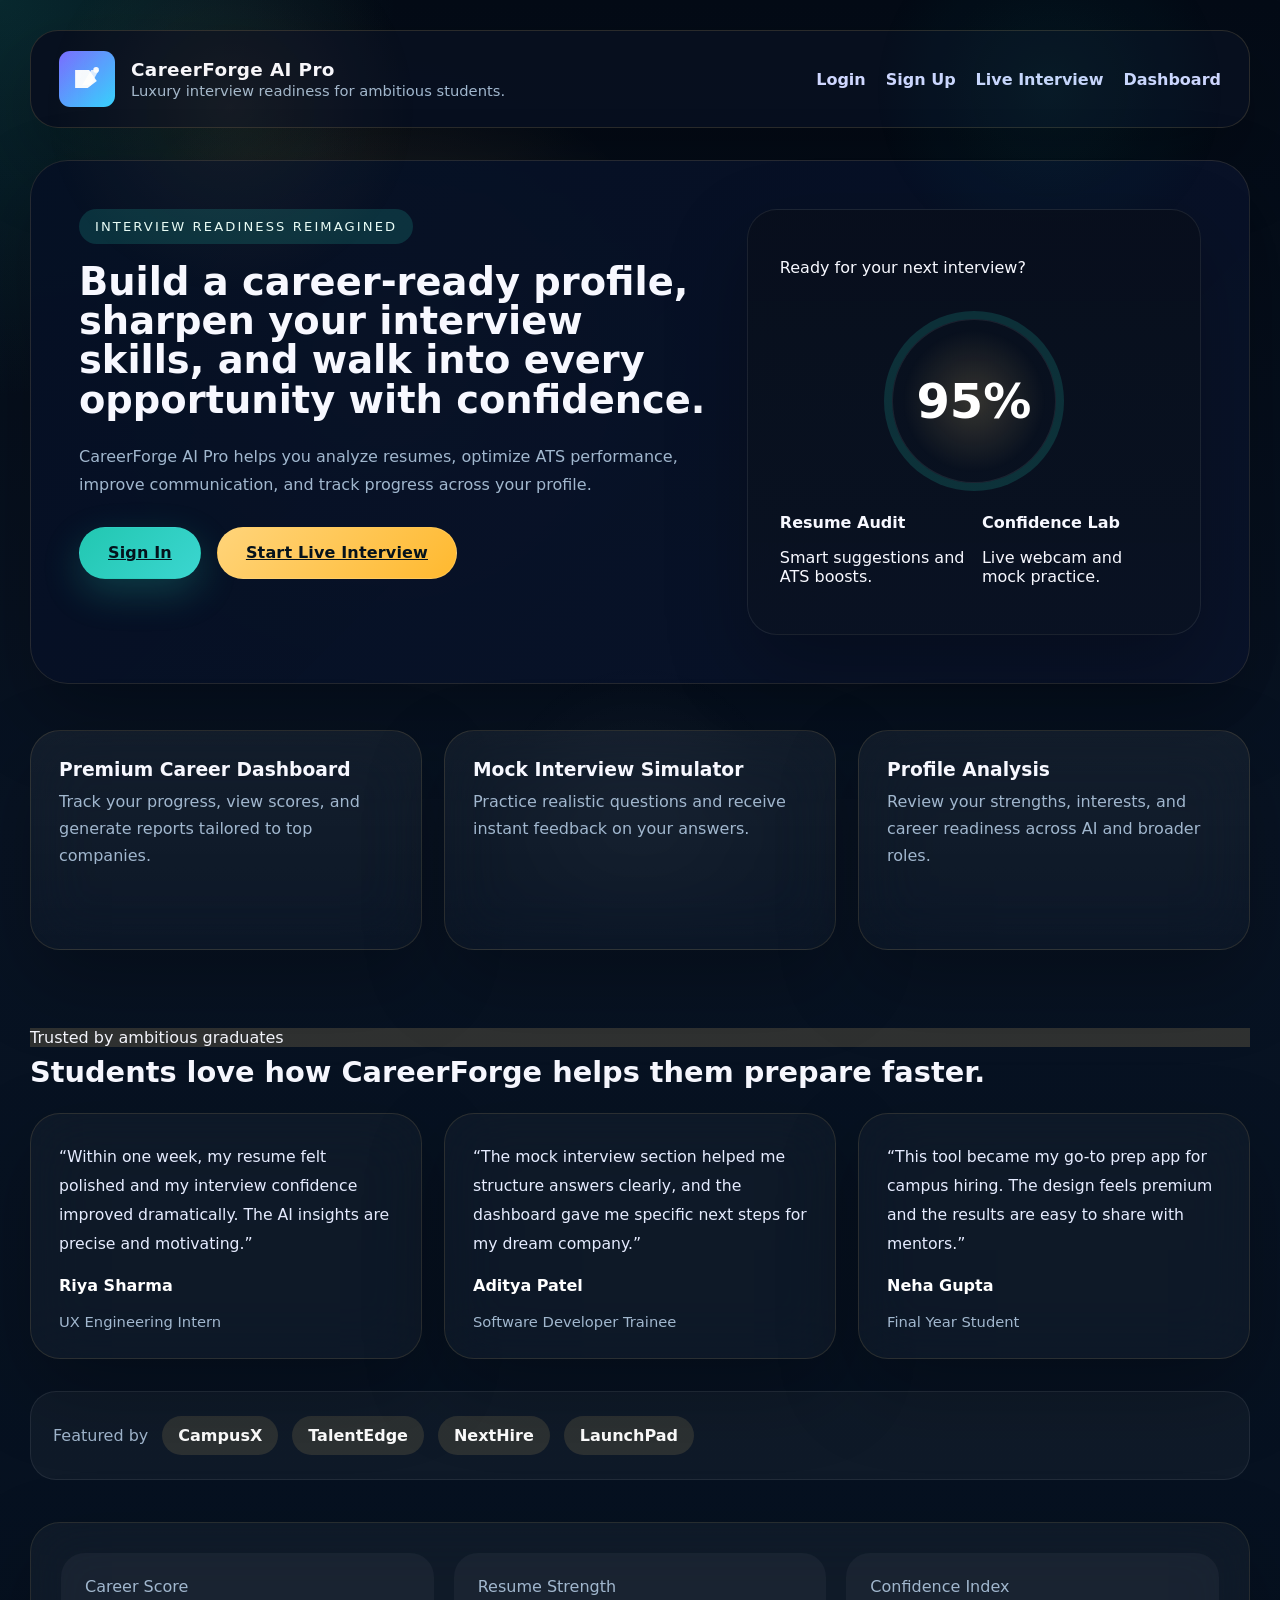
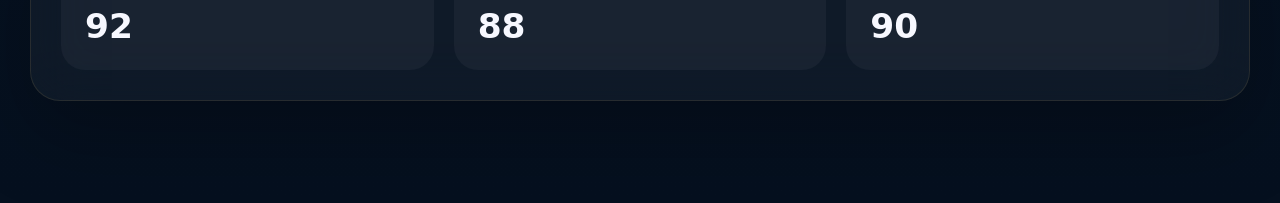
<file: careerforge_ai_pro_site/frontend/index.html>
﻿<!DOCTYPE html>
<html lang="en">
<head>
    <meta charset="UTF-8" />
    <meta name="viewport" content="width=device-width, initial-scale=1.0" />
    <title>CareerForge AI Pro</title>
    <link rel="stylesheet" href="css/style.css" />
</head>
<body>
    <div class="page-shell">
        <div class="topbar">
            <div class="brand">
                <img src="assets/logo.svg" alt="CareerForge AI Pro Logo" class="brand-logo" />
                <div>
                    <h1>CareerForge AI Pro</h1>
                    <p>Luxury interview readiness for ambitious students.</p>
                </div>
            </div>
            <nav class="site-nav">
                <a href="login.html">Login</a>
                <a href="signup.html">Sign Up</a>
                <a href="interview.html">Live Interview</a>
                <a href="dashboard.html">Dashboard</a>
            </nav>
        </div>

        <header class="hero-panel">
            <div class="hero-copy">
                <span class="eyebrow">Interview Readiness Reimagined</span>
                <h2>Build a career-ready profile, sharpen your interview skills, and walk into every opportunity with confidence.</h2>
                <p>CareerForge AI Pro helps you analyze resumes, optimize ATS performance, improve communication, and track progress across your profile.</p>
                <div class="hero-buttons">
                    <a href="login.html" class="button button-primary">Sign In</a>
                    <a href="interview.html" class="button button-secondary">Start Live Interview</a>
                </div>
            </div>
            <div class="hero-visual">
                <div class="card glass-card premium-card">
                    <div class="hero-metric">
                        <p class="eyebrow">Ready for your next interview?</p>
                        <div class="score-ring">95%</div>
                    </div>
                    <div class="hero-stat-grid">
                        <div>
                            <strong>Resume Audit</strong>
                            <p>Smart suggestions and ATS boosts.</p>
                        </div>
                        <div>
                            <strong>Confidence Lab</strong>
                            <p>Live webcam and mock practice.</p>
                        </div>
                    </div>
                </div>
            </div>
        </header>

        <main>
            <section class="section feature-grid">
                <div class="panel glass-panel feature-card">
                    <h3>Premium Career Dashboard</h3>
                    <p>Track your progress, view scores, and generate reports tailored to top companies.</p>
                </div>
                <div class="panel glass-panel feature-card">
                    <h3>Mock Interview Simulator</h3>
                    <p>Practice realistic questions and receive instant feedback on your answers.</p>
                </div>
                <div class="panel glass-panel feature-card">
                    <h3>Profile Analysis</h3>
                    <p>Review your strengths, interests, and career readiness across AI and broader roles.</p>
                </div>
            </section>

            <section class="section testimonial-section">
                <div class="testimonial-header">
                    <span class="eyebrow">Trusted by ambitious graduates</span>
                    <h3>Students love how CareerForge helps them prepare faster.</h3>
                </div>
                <div class="testimonial-grid">
                    <div class="testimonial-card glass-panel">
                        <p>“Within one week, my resume felt polished and my interview confidence improved dramatically. The AI insights are precise and motivating.”</p>
                        <strong>Riya Sharma</strong>
                        <span>UX Engineering Intern</span>
                    </div>
                    <div class="testimonial-card glass-panel">
                        <p>“The mock interview section helped me structure answers clearly, and the dashboard gave me specific next steps for my dream company.”</p>
                        <strong>Aditya Patel</strong>
                        <span>Software Developer Trainee</span>
                    </div>
                    <div class="testimonial-card glass-panel">
                        <p>“This tool became my go-to prep app for campus hiring. The design feels premium and the results are easy to share with mentors.”</p>
                        <strong>Neha Gupta</strong>
                        <span>Final Year Student</span>
                    </div>
                </div>
                <div class="trusted-by-row">
                    <span>Featured by</span>
                    <div class="brand-pill">CampusX</div>
                    <div class="brand-pill">TalentEdge</div>
                    <div class="brand-pill">NextHire</div>
                    <div class="brand-pill">LaunchPad</div>
                </div>
            </section>

            <section class="section stats-panel glass-panel">
                <div class="stat-card">
                    <span>Career Score</span>
                    <strong>92</strong>
                </div>
                <div class="stat-card">
                    <span>Resume Strength</span>
                    <strong>88</strong>
                </div>
                <div class="stat-card">
                    <span>Confidence Index</span>
                    <strong>90</strong>
                </div>
            </section>
        </main>
    </div>
</body>
</html>
</file>
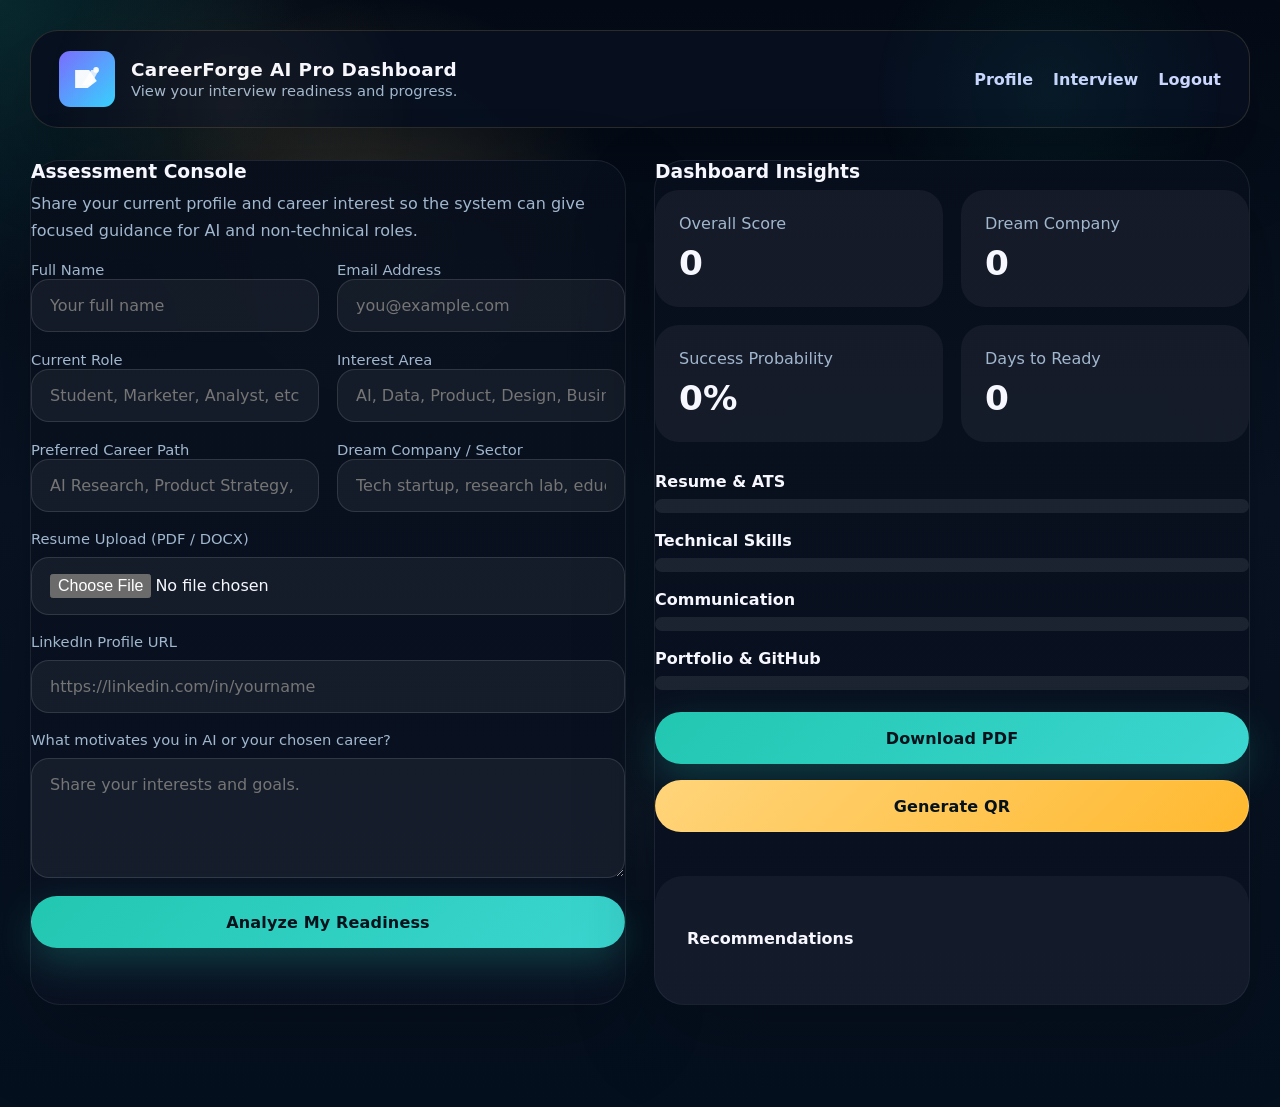
<file: careerforge_ai_pro_site/frontend/dashboard.html>
<!DOCTYPE html>
<html lang="en">
<head>
    <meta charset="UTF-8" />
    <meta name="viewport" content="width=device-width, initial-scale=1.0" />
    <title>CareerForge AI Pro | Dashboard</title>
    <link rel="stylesheet" href="css/style.css" />
</head>
<body>
    <div class="page-shell">
        <div class="topbar">
            <div class="brand">
                <img src="assets/logo.svg" alt="CareerForge AI Pro Logo" class="brand-logo" />
                <div>
                    <h1>CareerForge AI Pro Dashboard</h1>
                    <p>View your interview readiness and progress.</p>
                </div>
            </div>
            <nav class="site-nav">
                <a href="profile.html">Profile</a>
                <a href="interview.html">Interview</a>
                <a href="login.html">Logout</a>
            </nav>
        </div>

        <section class="section split-grid">
            <div class="panel glass-panel">
                <h3>Assessment Console</h3>
                <p>Share your current profile and career interest so the system can give focused guidance for AI and non-technical roles.</p>
                <form id="assessment-form" enctype="multipart/form-data">
                    <div class="field-row two-col">
                        <div>
                            <label>Full Name</label>
                            <input type="text" name="name" placeholder="Your full name" required />
                        </div>
                        <div>
                            <label>Email Address</label>
                            <input type="email" name="email" placeholder="you@example.com" required />
                        </div>
                    </div>
                    <div class="field-row two-col">
                        <div>
                            <label>Current Role</label>
                            <input type="text" name="current_role" placeholder="Student, Marketer, Analyst, etc." />
                        </div>
                        <div>
                            <label>Interest Area</label>
                            <input type="text" name="interest_area" placeholder="AI, Data, Product, Design, Business" />
                        </div>
                    </div>
                    <div class="field-row two-col">
                        <div>
                            <label>Preferred Career Path</label>
                            <input type="text" name="preferred_path" placeholder="AI Research, Product Strategy, Data Storytelling" />
                        </div>
                        <div>
                            <label>Dream Company / Sector</label>
                            <input type="text" name="company" placeholder="Tech startup, research lab, education" />
                        </div>
                    </div>
                    <div class="field-row">
                        <label>Resume Upload (PDF / DOCX)</label>
                        <input type="file" name="resume" accept=".pdf,.docx" />
                    </div>
                    <div class="field-row">
                        <label>LinkedIn Profile URL</label>
                        <input type="url" name="linkedin" placeholder="https://linkedin.com/in/yourname" />
                    </div>
                    <div class="field-row">
                        <label>What motivates you in AI or your chosen career?</label>
                        <textarea name="motivation" rows="4" placeholder="Share your interests and goals." ></textarea>
                    </div>
                    <button type="button" class="button button-primary" id="submit-button">Analyze My Readiness</button>
                </form>
            </div>
            <div class="panel glass-panel">
                <h3>Dashboard Insights</h3>
                <div class="stat-grid">
                    <div class="stat-card">
                        <span>Overall Score</span>
                        <strong id="overall-score">0</strong>
                    </div>
                    <div class="stat-card">
                        <span>Dream Company</span>
                        <strong id="dream-score">0</strong>
                    </div>
                    <div class="stat-card">
                        <span>Success Probability</span>
                        <strong id="success-score">0%</strong>
                    </div>
                    <div class="stat-card">
                        <span>Days to Ready</span>
                        <strong id="days-ready">0</strong>
                    </div>
                </div>
                <div class="progress-block">
                    <label>Resume & ATS</label>
                    <div class="progress"><div id="resume-progress" class="progress-fill"></div></div>
                    <label>Technical Skills</label>
                    <div class="progress"><div id="technical-progress" class="progress-fill"></div></div>
                    <label>Communication</label>
                    <div class="progress"><div id="communication-progress" class="progress-fill"></div></div>
                    <label>Portfolio & GitHub</label>
                    <div class="progress"><div id="portfolio-progress" class="progress-fill"></div></div>
                </div>
                <div class="download-actions">
                    <button class="button button-primary" id="download-report">Download PDF</button>
                    <button class="button button-secondary" id="show-qr">Generate QR</button>
                </div>
                <div class="qr-block hidden-panel" id="qr-block">
                    <img id="qr-image" alt="QR Code" />
                    <p class="caption">Scan to share your CareerForge report preview.</p>
                </div>
                <div class="insights-panel">
                    <h4>Recommendations</h4>
                    <ul id="recommendation-list"></ul>
                </div>
            </div>
        </section>
    </div>
    <script src="js/main.js"></script>
</body>
</html>
</file>
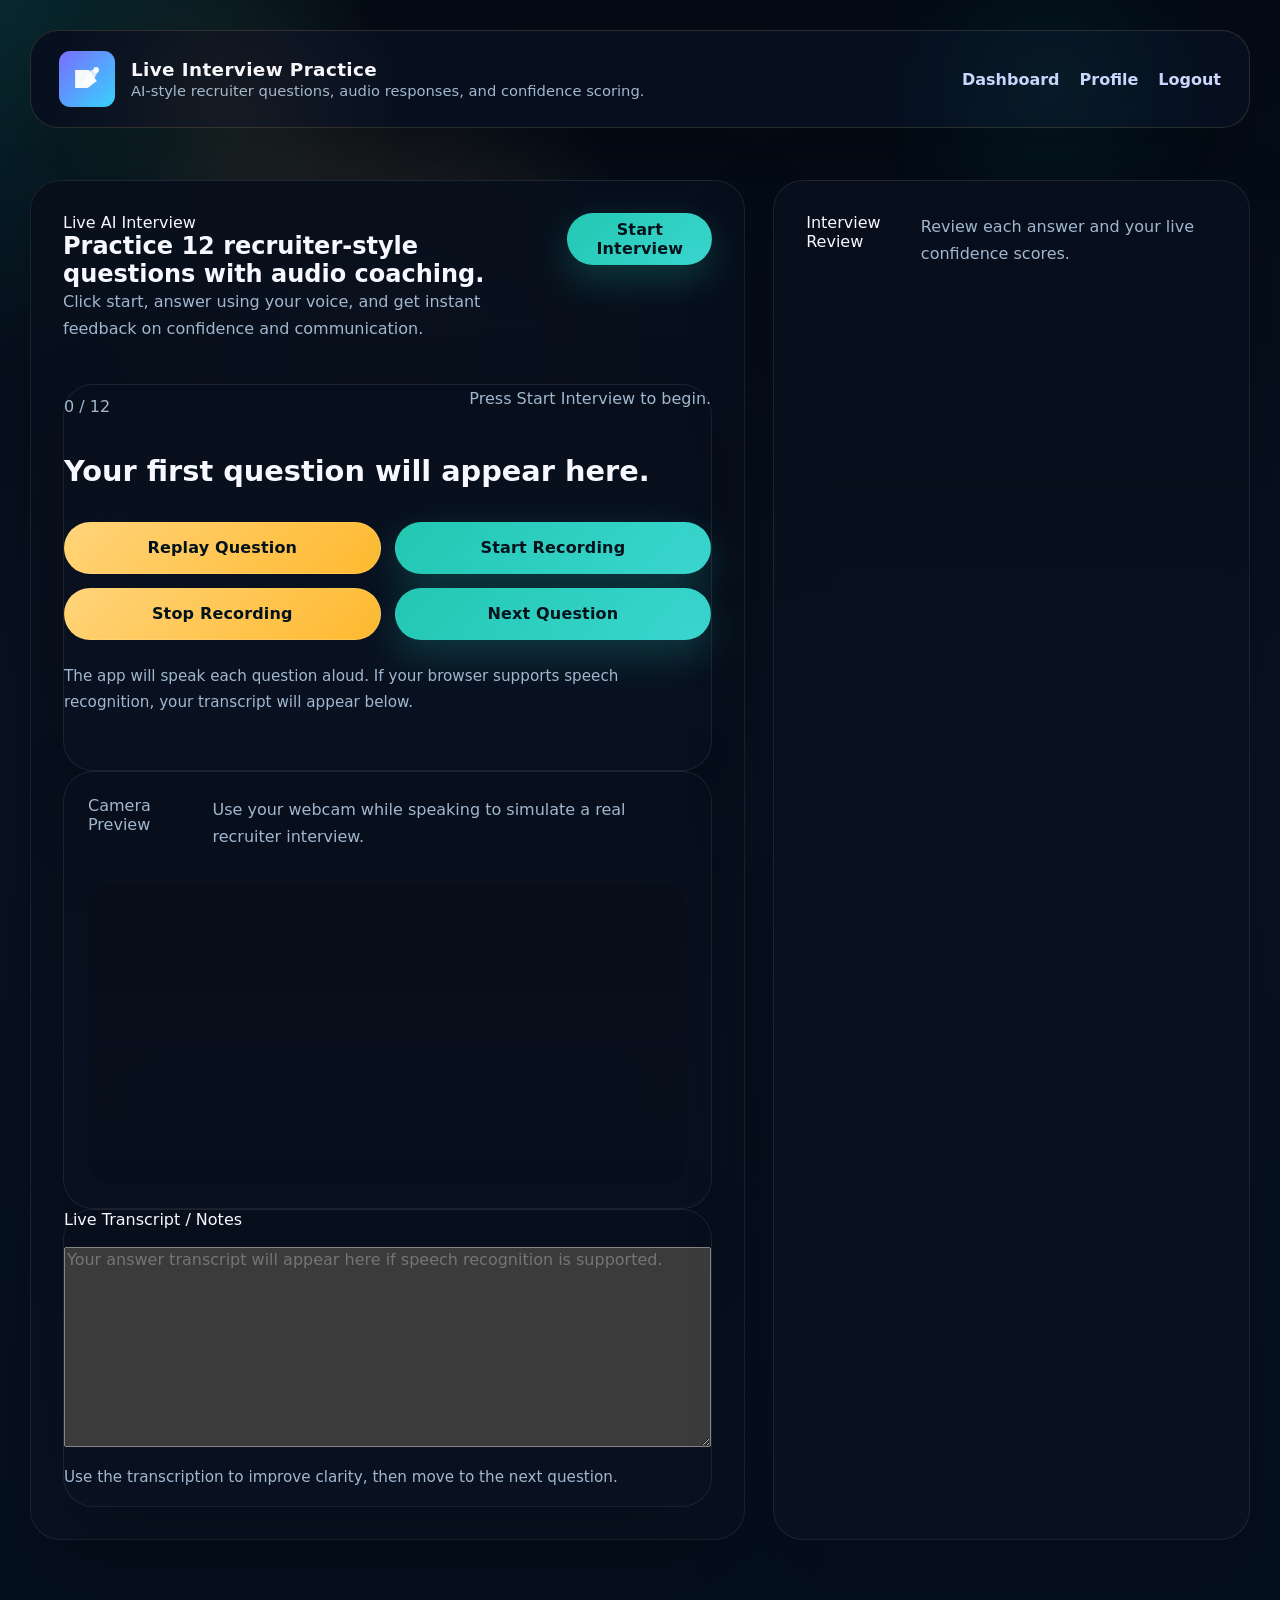
<file: careerforge_ai_pro_site/frontend/interview.html>
<!DOCTYPE html>
<html lang="en">
<head>
    <meta charset="UTF-8" />
    <meta name="viewport" content="width=device-width, initial-scale=1.0" />
    <title>CareerForge AI Pro | Live Interview</title>
    <link rel="stylesheet" href="css/style.css" />
</head>
<body>
    <div class="page-shell interview-shell">
        <div class="topbar">
            <div class="brand">
                <img src="assets/logo.svg" alt="CareerForge AI Pro Logo" class="brand-logo" />
                <div>
                    <h1>Live Interview Practice</h1>
                    <p>AI-style recruiter questions, audio responses, and confidence scoring.</p>
                </div>
            </div>
            <nav class="site-nav">
                <a href="dashboard.html">Dashboard</a>
                <a href="profile.html">Profile</a>
                <a href="login.html">Logout</a>
            </nav>
        </div>

        <main class="interview-main">
            <section class="panel glass-panel interview-panel">
                <div class="interview-header">
                    <div>
                        <span class="eyebrow">Live AI Interview</span>
                        <h2>Practice 12 recruiter-style questions with audio coaching.</h2>
                        <p>Click start, answer using your voice, and get instant feedback on confidence and communication.</p>
                    </div>
                    <button id="start-interview" class="button button-primary">Start Interview</button>
                </div>

                <div class="question-card glass-panel">
                    <div class="question-meta">
                        <span id="question-number">0 / 12</span>
                        <p id="interview-status">Press Start Interview to begin.</p>
                    </div>
                    <h3 id="question-text">Your first question will appear here.</h3>
                    <div class="control-group">
                        <button id="replay-question" class="button button-secondary" disabled>Replay Question</button>
                        <button id="start-recording" class="button button-primary">Start Recording</button>
                        <button id="stop-recording" class="button button-secondary" disabled>Stop Recording</button>
                        <button id="next-question" class="button button-primary" disabled>Next Question</button>
                    </div>
                    <p class="caption">The app will speak each question aloud. If your browser supports speech recognition, your transcript will appear below.</p>
                    <p id="mic-warning" class="mic-warning"></p>
                </div>

                <div class="camera-preview-card glass-panel">
                    <div class="camera-header">
                        <span class="eyebrow">Camera Preview</span>
                        <p>Use your webcam while speaking to simulate a real recruiter interview.</p>
                    </div>
                    <video id="camera-preview" autoplay muted playsinline></video>
                </div>

                <div class="transcript-panel glass-panel">
                    <label>Live Transcript / Notes</label>
                    <textarea id="transcript" placeholder="Your answer transcript will appear here if speech recognition is supported."></textarea>
                    <audio id="audio-playback" class="audio-playback"></audio>
                    <video id="video-playback" class="video-playback" controls hidden></video>
                    <p class="caption">Use the transcription to improve clarity, then move to the next question.</p>
                </div>
            </section>

            <section class="panel glass-panel feedback-panel">
                <div class="feedback-header">
                    <span class="eyebrow">Interview Review</span>
                    <p>Review each answer and your live confidence scores.</p>
                </div>
                <div id="responses-list" class="responses-list"></div>

                <div id="summary-panel" class="summary-panel hidden">
                    <h3>Your interview score</h3>
                    <div class="summary-grid">
                        <div>
                            <span>Overall</span>
                            <strong id="overall-score">0</strong>
                        </div>
                        <div>
                            <span>Confidence</span>
                            <strong id="confidence-score">0</strong>
                        </div>
                        <div>
                            <span>Communication</span>
                            <strong id="communication-score">0</strong>
                        </div>
                    </div>
                    <p id="suggestion-text">Complete the interview to see your final feedback.</p>
                </div>
            </section>
        </main>
    </div>
    <script src="js/interview.js"></script>
</body>
</html>
</file>
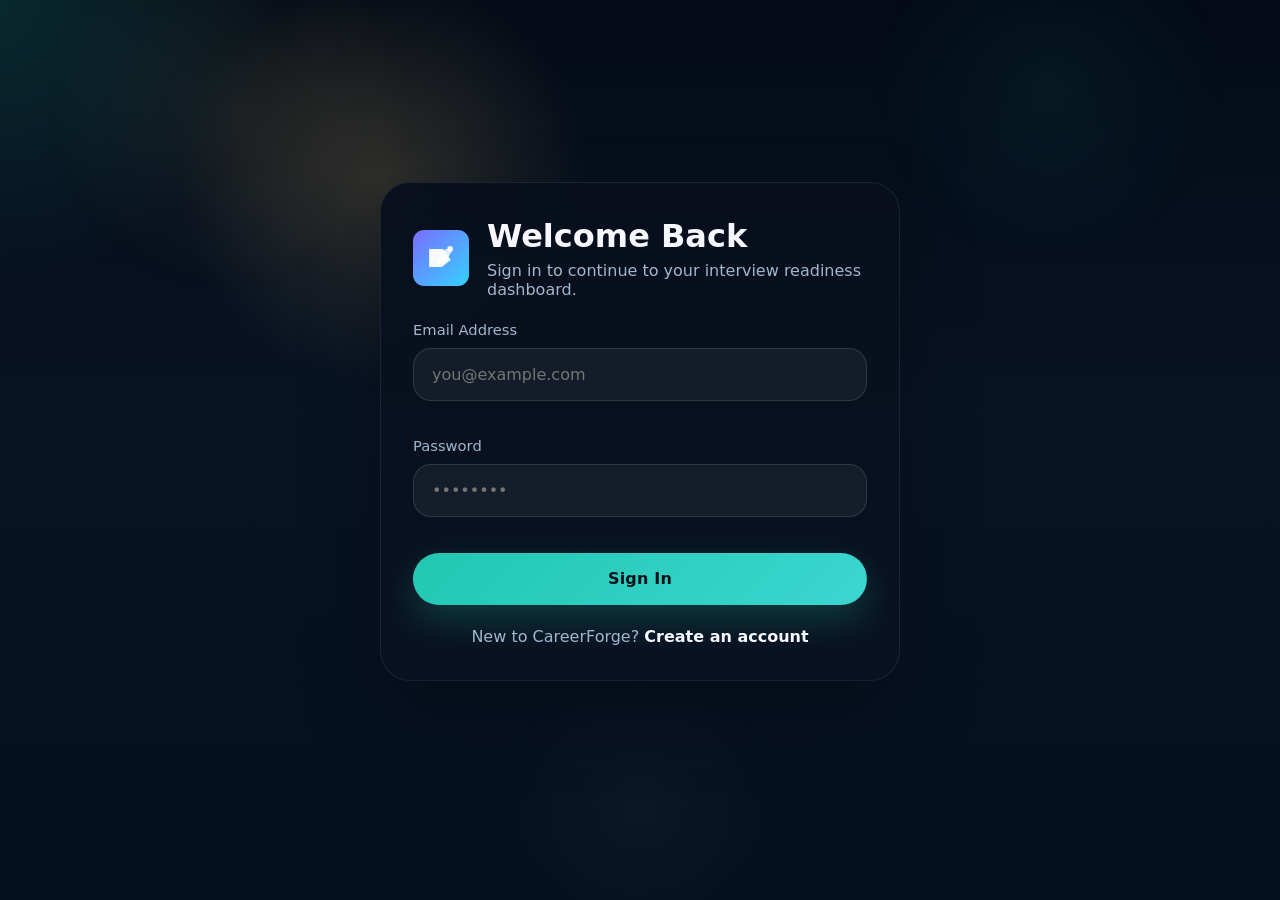
<file: careerforge_ai_pro_site/frontend/login.html>
<!DOCTYPE html>
<html lang="en">
<head>
    <meta charset="UTF-8" />
    <meta name="viewport" content="width=device-width, initial-scale=1.0" />
    <title>CareerForge AI Pro | Login</title>
    <link rel="stylesheet" href="css/style.css" />
</head>
<body>
    <div class="page-shell auth-shell">
        <div class="auth-card glass-panel">
            <div class="auth-header">
                <img src="assets/logo.svg" alt="CareerForge AI Pro" class="brand-logo" />
                <div>
                    <h1>Welcome Back</h1>
                    <p>Sign in to continue to your interview readiness dashboard.</p>
                </div>
            </div>
            <form id="login-form" class="auth-form">
                <div class="field-row">
                    <label>Email Address</label>
                    <input type="email" name="email" placeholder="you@example.com" required />
                </div>
                <div class="field-row">
                    <label>Password</label>
                    <input type="password" name="password" placeholder="••••••••" required />
                </div>
                <button type="submit" class="button button-primary">Sign In</button>
            </form>
            <p class="auth-footer">New to CareerForge? <a href="signup.html">Create an account</a></p>
        </div>
    </div>
    <script src="js/auth.js"></script>
</body>
</html>
</file>
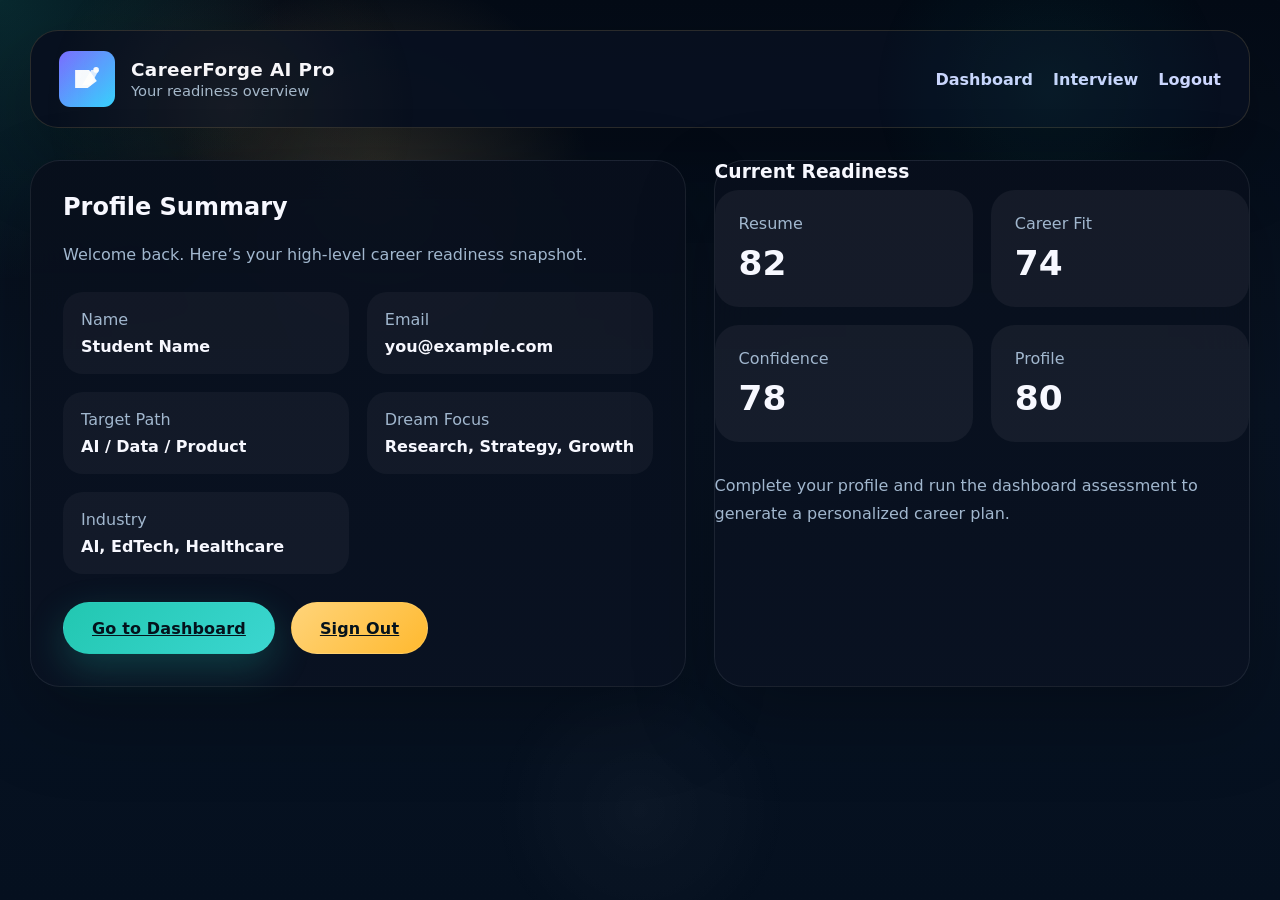
<file: careerforge_ai_pro_site/frontend/profile.html>
<!DOCTYPE html>
<html lang="en">
<head>
    <meta charset="UTF-8" />
    <meta name="viewport" content="width=device-width, initial-scale=1.0" />
    <title>CareerForge AI Pro | Profile</title>
    <link rel="stylesheet" href="css/style.css" />
</head>
<body>
    <div class="page-shell">
        <div class="topbar">
            <div class="brand">
                <img src="assets/logo.svg" alt="CareerForge AI Pro Logo" class="brand-logo" />
                <div>
                    <h1>CareerForge AI Pro</h1>
                    <p>Your readiness overview</p>
                </div>
            </div>
            <nav class="site-nav">
                <a href="dashboard.html">Dashboard</a>
                <a href="interview.html">Interview</a>
                <a href="login.html">Logout</a>
            </nav>
        </div>

        <section class="section profile-grid">
            <div class="panel glass-panel profile-card">
                <h2>Profile Summary</h2>
                <p class="profile-meta">Welcome back. Here’s your high-level career readiness snapshot.</p>
                <div class="profile-details">
                    <div><span>Name</span><strong>Student Name</strong></div>
                    <div><span>Email</span><strong>you@example.com</strong></div>
                    <div><span>Target Path</span><strong>AI / Data / Product</strong></div>
                    <div><span>Dream Focus</span><strong>Research, Strategy, Growth</strong></div>
                    <div><span>Industry</span><strong>AI, EdTech, Healthcare</strong></div>
                </div>
                <div class="button-row">
                    <a href="dashboard.html" class="button button-primary">Go to Dashboard</a>
                    <a href="login.html" class="button button-secondary">Sign Out</a>
                </div>
            </div>
            <div class="panel glass-panel profile-metrics">
                <h3>Current Readiness</h3>
                <div class="stat-grid">
                    <div class="stat-card stat-card-small">
                        <span>Resume</span><strong>82</strong>
                    </div>
                    <div class="stat-card stat-card-small">
                        <span>Career Fit</span><strong>74</strong>
                    </div>
                    <div class="stat-card stat-card-small">
                        <span>Confidence</span><strong>78</strong>
                    </div>
                    <div class="stat-card stat-card-small">
                        <span>Profile</span><strong>80</strong>
                    </div>
                </div>
                <div class="profile-note">Complete your profile and run the dashboard assessment to generate a personalized career plan.</div>
            </div>
        </section>
    </div>
</body>
</html>
</file>
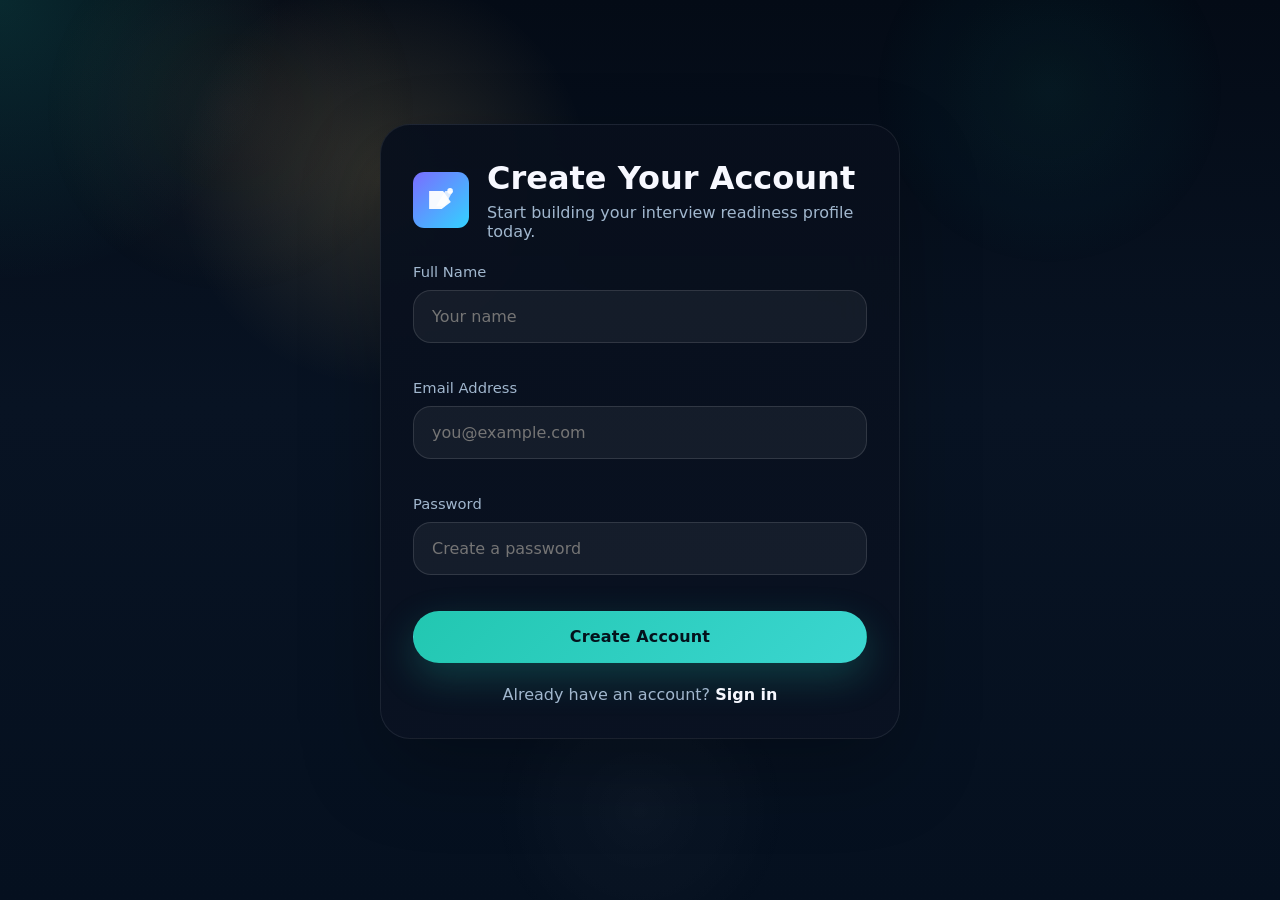
<file: careerforge_ai_pro_site/frontend/signup.html>
<!DOCTYPE html>
<html lang="en">
<head>
    <meta charset="UTF-8" />
    <meta name="viewport" content="width=device-width, initial-scale=1.0" />
    <title>CareerForge AI Pro | Sign Up</title>
    <link rel="stylesheet" href="css/style.css" />
</head>
<body>
    <div class="page-shell auth-shell">
        <div class="auth-card glass-panel">
            <div class="auth-header">
                <img src="assets/logo.svg" alt="CareerForge AI Pro" class="brand-logo" />
                <div>
                    <h1>Create Your Account</h1>
                    <p>Start building your interview readiness profile today.</p>
                </div>
            </div>
            <form id="signup-form" class="auth-form">
                <div class="field-row">
                    <label>Full Name</label>
                    <input type="text" name="name" placeholder="Your name" required />
                </div>
                <div class="field-row">
                    <label>Email Address</label>
                    <input type="email" name="email" placeholder="you@example.com" required />
                </div>
                <div class="field-row">
                    <label>Password</label>
                    <input type="password" name="password" placeholder="Create a password" required />
                </div>
                <button type="submit" class="button button-primary">Create Account</button>
            </form>
            <p class="auth-footer">Already have an account? <a href="login.html">Sign in</a></p>
        </div>
    </div>
    <script src="js/auth.js"></script>
</body>
</html>
</file>
<file: careerforge_ai_pro_site/frontend/css/style.css>
﻿:root {
    color-scheme: dark;
    --bg: #040b16;
    --surface: rgba(12, 19, 34, 0.92);
    --surface-strong: rgba(8, 13, 24, 0.98);
    --text: #f7f8ff;
    --muted: #a1b7ce;
    --accent: #22c7b1;
    --accent-soft: rgba(34, 199, 177, 0.18);
    --accent-strong: #ffd47a;
    --accent-glow: rgba(34, 199, 177, 0.3);
    --border: rgba(255, 255, 255, 0.08);
    --shadow: 0 32px 80px rgba(0, 0, 0, 0.25);
}

* {
    box-sizing: border-box;
}

body {
    margin: 0;
    min-height: 100vh;
    background: radial-gradient(circle at top left, rgba(34, 199, 177, 0.16), transparent 18%),
                radial-gradient(circle at 30% 20%, rgba(255, 212, 122, 0.16), transparent 18%),
                linear-gradient(180deg, #040b16 0%, #081323 45%, #05101f 100%);
    color: var(--text);
    font-family: Inter, system-ui, -apple-system, BlinkMacSystemFont, 'Segoe UI', sans-serif;
}

body::before {
    content: '';
    position: fixed;
    inset: 0;
    pointer-events: none;
    background-image: radial-gradient(circle at 18% 12%, rgba(255, 212, 122, 0.08) 0%, transparent 15%),
                      radial-gradient(circle at 82% 10%, rgba(34, 199, 177, 0.08) 0%, transparent 14%),
                      radial-gradient(circle at 50% 90%, rgba(255, 255, 255, 0.04) 0%, transparent 16%);
    opacity: 0.8;
}

button, input, textarea, select {
    font: inherit;
}

.page-shell {
    width: min(1220px, calc(100% - 40px));
    margin: 0 auto;
    padding: 30px 0 60px;
}

.topbar {
    display: flex;
    justify-content: space-between;
    align-items: center;
    gap: 24px;
    padding: 20px 28px;
    border-radius: 28px;
    margin-bottom: 32px;
    background: rgba(8, 16, 32, 0.96);
    border: 1px solid rgba(255, 212, 122, 0.14);
    box-shadow: var(--shadow);
}

.brand {
    display: flex;
    gap: 16px;
    align-items: center;
}

.brand-logo {
    width: 56px;
    height: 56px;
}

.brand h1 {
    margin: 0;
    font-size: 1.15rem;
    letter-spacing: 0.02em;
}

.brand p {
    margin: 2px 0 0;
    color: var(--muted);
    font-size: 0.92rem;
}

.site-nav {
    display: flex;
    align-items: center;
    gap: 20px;
}

.site-nav a {
    color: #cfd7ff;
    text-decoration: none;
    font-weight: 600;
}

.site-nav a:hover {
    color: white;
}

.hero-panel {
    display: grid;
    grid-template-columns: 1.4fr 1fr;
    gap: 32px;
    padding: 48px;
    border-radius: 38px;
    background: linear-gradient(135deg, rgba(5, 16, 36, 0.96), rgba(10, 19, 42, 0.92));
    border: 1px solid rgba(255, 212, 122, 0.12);
    box-shadow: var(--shadow);
    margin-bottom: 46px;
}

.hero-copy .eyebrow {
    display: inline-flex;
    align-items: center;
    padding: 10px 16px;
    border-radius: 999px;
    background: rgba(34, 199, 177, 0.18);
    color: #e9fdf8;
    font-size: 0.82rem;
    letter-spacing: 0.16em;
    text-transform: uppercase;
    margin-bottom: 18px;
}

.hero-copy h2 {
    margin: 0;
    font-size: clamp(2rem, 3vw, 3.8rem);
    line-height: 1.02;
}

.hero-copy p {
    max-width: 620px;
    margin-top: 24px;
    color: var(--muted);
    font-size: 1rem;
    line-height: 1.75;
}

.hero-buttons {
    margin-top: 28px;
    display: flex;
    flex-wrap: wrap;
    gap: 16px;
}

.button {
    display: inline-flex;
    align-items: center;
    justify-content: center;
    min-height: 52px;
    padding: 0 28px;
    border-radius: 999px;
    border: 1px solid transparent;
    cursor: pointer;
    transition: transform 0.2s ease, background 0.2s ease, border-color 0.2s ease, box-shadow 0.2s ease;
    font-weight: 700;
    letter-spacing: 0.01em;
}

.button:hover {
    transform: translateY(-1px);
}

.button-primary {
    background: linear-gradient(135deg, #22c7b1, #3bd6d0);
    color: #04121c;
    box-shadow: 0 14px 38px rgba(34, 199, 177, 0.24);
}

.button-primary:hover {
    background: linear-gradient(135deg, #29d9c1, #4be6de);
    box-shadow: 0 18px 44px rgba(34, 199, 177, 0.3);
}

.button-secondary {
    background: linear-gradient(135deg, #ffd47a, #ffb92f);
    border-color: rgba(255, 212, 122, 0.35);
    color: #04121c;
}

.button-secondary:hover {
    background: linear-gradient(135deg, #ffe38c, #ffce4c);
    box-shadow: 0 18px 44px rgba(255, 212, 122, 0.26);
}

.hero-visual {
    display: flex;
    justify-content: flex-end;
    align-items: center;
}

.glass-card,
.glass-panel {
    border-radius: 30px;
    border: 1px solid rgba(255, 255, 255, 0.08);
    background: linear-gradient(180deg, rgba(8, 15, 28, 0.95), rgba(10, 18, 34, 0.92));
    backdrop-filter: blur(30px);
    box-shadow: var(--shadow);
}

.premium-card {
    padding: 32px;
    display: grid;
    gap: 22px;
}

.hero-metric {
    display: grid;
    gap: 18px;
}

.score-ring {
    width: 180px;
    height: 180px;
    margin: 0 auto;
    display: grid;
    place-items: center;
    border-radius: 50%;
    background: radial-gradient(circle at center, rgba(255, 212, 122, 0.18), transparent 62%);
    color: #fff;
    font-size: 3rem;
    font-weight: 800;
    border: 8px solid rgba(34, 199, 177, 0.18);
    box-shadow: inset 0 0 0 1px rgba(255, 255, 255, 0.08);
}

.hero-stat-grid {
    display: grid;
    gap: 16px;
    grid-template-columns: 1fr 1fr;
}

.hero-stat-grid strong {
    display: block;
    margin-bottom: 8px;
}

.section {
    margin-bottom: 42px;
}

.split-grid {
    display: grid;
    grid-template-columns: 1fr 1fr;
    gap: 28px;
}

.field-row {
    display: flex;
    flex-direction: column;
    gap: 10px;
    margin-bottom: 18px;
}

.field-row.two-col {
    display: grid;
    grid-template-columns: 1fr 1fr;
    gap: 18px;
}

.field-row label {
    color: var(--muted);
    font-size: 0.92rem;
}

.field-row input,
.field-row select,
.field-row textarea {
    width: 100%;
    border-radius: 18px;
    border: 1px solid rgba(255, 255, 255, 0.12);
    background: rgba(255, 255, 255, 0.05);
    color: var(--text);
    padding: 16px 18px;
    outline: none;
}

.field-row textarea {
    min-height: 120px;
    resize: vertical;
}

#submit-button,
#camera-start,
#mock-start,
#mock-next,
#download-report,
#show-qr {
    width: 100%;
}

.auth-shell {
    min-height: calc(100vh - 38px);
    display: flex;
    align-items: center;
    justify-content: center;
    padding: 50px 0;
}

.auth-card {
    width: min(520px, calc(100% - 32px));
    padding: 34px 32px;
    display: grid;
    gap: 22px;
}

.auth-header {
    display: flex;
    align-items: center;
    gap: 18px;
}

.auth-header h1 {
    margin: 0;
    font-size: 2rem;
}

.auth-header p {
    margin: 6px 0 0;
    color: var(--muted);
    max-width: 380px;
}

.auth-form {
    display: grid;
    gap: 18px;
}

.auth-footer {
    margin: 0;
    color: var(--muted);
    text-align: center;
}

.auth-footer a {
    color: var(--text);
    font-weight: 700;
    text-decoration: none;
}

.interview-shell {
    min-height: calc(100vh - 38px);
    display: flex;
    flex-direction: column;
    padding-bottom: 60px;
}

.interview-main {
    display: grid;
    grid-template-columns: 1.2fr 0.8fr;
    gap: 28px;
    margin-top: 20px;
}

.interview-panel,
.feedback-panel {
    padding: 32px;
}

.interview-header,
.feedback-header {
    display: flex;
    justify-content: space-between;
    align-items: flex-start;
    gap: 20px;
    margin-bottom: 26px;
}

.interview-header h2,
.feedback-header p {
    margin: 0;
}

.question-card {
    display: grid;
    gap: 24px;
}

.camera-preview-card {
    display: grid;
    gap: 18px;
    padding: 24px;
}

.camera-header {
    display: flex;
    justify-content: space-between;
    align-items: flex-start;
    gap: 16px;
    color: var(--muted);
}

.camera-preview-card video {
    width: 100%;
    min-height: 260px;
    border-radius: 24px;
    background: rgba(0, 0, 0, 0.15);
    object-fit: cover;
}

.question-meta {
    display: flex;
    justify-content: space-between;
    align-items: center;
    gap: 16px;
    color: var(--muted);
}

.question-card h3 {
    margin: 0;
    font-size: 1.8rem;
    line-height: 1.3;
}

.control-group {
    display: grid;
    grid-template-columns: repeat(2, minmax(0, 1fr));
    gap: 14px;
}

.transcript-panel {
    display: grid;
    gap: 18px;
}

.transcript-panel textarea {
    min-height: 200px;
}

.audio-playback,
.video-playback {
    width: 100%;
    margin-top: 8px;
    border-radius: 18px;
    background: rgba(255, 255, 255, 0.05);
}

.video-playback {
    min-height: 220px;
}

.responses-list {
    display: grid;
    gap: 20px;
}

.response-item {
    padding: 22px;
    border-radius: 26px;
    background: rgba(255, 255, 255, 0.05);
    border: 1px solid rgba(255, 255, 255, 0.08);
}

.response-header {
    display: flex;
    justify-content: space-between;
    align-items: center;
    gap: 12px;
    margin-bottom: 16px;
}

.response-question {
    margin: 0 0 12px;
    color: #e9f4ff;
}

.response-transcript {
    margin: 0 0 10px;
    color: var(--muted);
    line-height: 1.7;
}

.response-badges {
    display: flex;
    flex-wrap: wrap;
    gap: 12px;
}

.response-badges span {
    display: inline-flex;
    padding: 10px 14px;
    border-radius: 999px;
    background: rgba(34, 199, 177, 0.12);
    color: #f7fbff;
    font-size: 0.9rem;
}

.summary-panel {
    margin-top: 24px;
    padding: 28px;
    border-radius: 28px;
    background: rgba(255, 255, 255, 0.05);
    border: 1px solid rgba(255, 255, 255, 0.08);
}

.summary-grid {
    display: grid;
    grid-template-columns: repeat(3, minmax(0, 1fr));
    gap: 18px;
    margin: 20px 0;
}

.summary-grid div {
    padding: 18px;
    border-radius: 22px;
    background: rgba(255, 255, 255, 0.04);
}

.summary-grid span {
    display: block;
    color: var(--muted);
    margin-bottom: 8px;
}

.summary-grid strong {
    display: block;
    font-size: 2rem;
}

.summary-panel.hidden {
    display: none;
}

.mic-warning {
    color: #ffd47a;
    font-size: 0.95rem;
}

.feature-grid {
    display: grid;
    grid-template-columns: repeat(3, minmax(0, 1fr));
    gap: 22px;
}

.feature-card {
    padding: 28px;
    min-height: 220px;
    background: linear-gradient(180deg, rgba(255, 255, 255, 0.05), rgba(255, 255, 255, 0.02));
    border: 1px solid rgba(255, 212, 122, 0.12);
    transition: transform 0.3s ease, box-shadow 0.3s ease;
}

.feature-card:hover {
    transform: translateY(-6px);
    box-shadow: 0 28px 70px rgba(0, 0, 0, 0.18);
}

.feature-card h3 {
    margin-top: 0;
}

.testimonial-section {
    padding: 36px 0 0;
}

.testimonial-header {
    display: grid;
    gap: 10px;
    margin-bottom: 24px;
}

.testimonial-section .eyebrow {
    background: rgba(255, 212, 122, 0.16);
    color: #f7f8ff;
}

.testimonial-header h3 {
    margin: 0;
    font-size: clamp(1.8rem, 2vw, 2.6rem);
    line-height: 1.1;
}

.testimonial-grid {
    display: grid;
    grid-template-columns: repeat(3, minmax(0, 1fr));
    gap: 22px;
}

.testimonial-card {
    padding: 28px;
    min-height: 210px;
    display: grid;
    gap: 18px;
    border: 1px solid rgba(255, 212, 122, 0.12);
    background: rgba(255, 255, 255, 0.03);
}

.testimonial-card p {
    margin: 0;
    font-size: 0.98rem;
    line-height: 1.85;
    color: #e6ecff;
}

.testimonial-card strong {
    display: block;
    color: #fff;
    font-size: 1rem;
}

.testimonial-card span {
    color: var(--muted);
    font-size: 0.92rem;
}

.trusted-by-row {
    margin-top: 32px;
    padding: 24px 22px;
    border-radius: 26px;
    background: rgba(255, 255, 255, 0.04);
    display: flex;
    flex-wrap: wrap;
    gap: 14px;
    align-items: center;
    border: 1px solid rgba(255, 255, 255, 0.08);
}

.trusted-by-row span {
    color: var(--muted);
}

.brand-pill {
    display: inline-flex;
    align-items: center;
    justify-content: center;
    padding: 10px 16px;
    border-radius: 999px;
    background: rgba(255, 212, 122, 0.12);
    color: #fff;
    font-weight: 600;
}

.stats-panel {
    display: grid;
    grid-template-columns: repeat(3, minmax(0, 1fr));
    gap: 20px;
    padding: 30px;
    border: 1px solid rgba(255, 212, 122, 0.1);
    background: rgba(255, 255, 255, 0.04);
}

.hero-visual {
    display: flex;
    justify-content: flex-end;
    align-items: center;
}

.premium-card {
    animation: float 10s ease-in-out infinite;
}

@keyframes float {
    0%, 100% { transform: translateY(0px); }
    50% { transform: translateY(-10px); }
}

.stats-panel .stat-card {
    padding: 24px;
    background: rgba(255, 255, 255, 0.04);
}

.profile-grid {
    display: grid;
    grid-template-columns: 1.1fr 0.9fr;
    gap: 28px;
}

.profile-card {
    padding: 32px;
}

.profile-card h2 {
    margin-top: 0;
}

.profile-meta {
    color: var(--muted);
    margin-bottom: 24px;
}

.profile-details {
    display: grid;
    grid-template-columns: repeat(2, minmax(0, 1fr));
    gap: 18px;
    margin-bottom: 28px;
}

.profile-details div {
    padding: 18px;
    background: rgba(255, 255, 255, 0.04);
    border-radius: 20px;
}

.profile-details span {
    display: block;
    color: var(--muted);
    margin-bottom: 8px;
}

.profile-note {
    margin-top: 24px;
    color: var(--muted);
    line-height: 1.75;
}

.button-row {
    display: flex;
    flex-wrap: wrap;
    gap: 16px;
}

.stat-card-small {
    padding: 22px;
    background: rgba(255, 255, 255, 0.04);
    border-radius: 24px;
}

.stat-card-small strong {
    font-size: 1.9rem;
}

.insights-panel {
    padding: 28px;
    margin-top: 24px;
    background: rgba(255, 255, 255, 0.04);
    border-radius: 28px;
}

.report-panel {
    padding: 32px;
}

.report-header h2 {
    font-size: 2rem;
}

.caption {
    color: var(--muted);
    font-size: 0.95rem;
}

.panel h3 {
    margin-top: 0;
    margin-bottom: 8px;
}

.panel p {
    margin-top: 0;
    color: var(--muted);
    line-height: 1.7;
}

.report-grid {
    display: grid;
    grid-template-columns: 1.4fr 0.85fr;
    gap: 28px;
}

.report-panel {
    padding: 32px;
}

.report-header {
    display: flex;
    justify-content: space-between;
    gap: 18px;
    align-items: flex-start;
    margin-bottom: 28px;
}

.report-header h2 {
    margin: 0;
    font-size: 2rem;
}

.badge {
    display: inline-flex;
    align-items: center;
    padding: 12px 18px;
    border-radius: 999px;
    background: rgba(79, 119, 255, 0.18);
    color: #c4d2ff;
    font-weight: 600;
}

.stat-grid {
    display: grid;
    grid-template-columns: repeat(2, minmax(0, 1fr));
    gap: 18px;
    margin-bottom: 30px;
}

.stat-card {
    padding: 24px;
    border-radius: 24px;
    background: rgba(255, 255, 255, 0.05);
}

.stat-card span {
    display: block;
    color: var(--muted);
    margin-bottom: 10px;
}

.stat-card strong {
    font-size: 2.15rem;
    display: block;
}

.progress-block label {
    display: block;
    margin: 18px 0 8px;
    font-weight: 600;
}

.progress {
    width: 100%;
    height: 14px;
    background: rgba(255, 255, 255, 0.08);
    border-radius: 999px;
    overflow: hidden;
}

.progress-fill {
    height: 100%;
    width: 0%;
    background: linear-gradient(90deg, #22c7b1, #ffd47a);
    border-radius: 999px;
    transition: width 0.8s ease;
}

.insights-panel {
    padding: 32px;
}

.insights-panel h3 {
    margin-top: 0;
}

.insights-panel ul {
    list-style: none;
    padding: 0;
    margin: 0 0 24px;
}

.insights-panel li {
    padding: 14px 18px;
    border-radius: 18px;
    margin-bottom: 12px;
    background: rgba(255, 255, 255, 0.05);
}

.badge-list {
    display: flex;
    flex-wrap: wrap;
    gap: 12px;
}

.badge-list .badge {
    background: rgba(255, 255, 255, 0.08);
    color: #fff;
}

.hidden-panel {
    opacity: 0;
    max-height: 0;
    overflow: hidden;
    transition: opacity 0.4s ease, max-height 0.4s ease;
}

.hidden-panel.visible {
    opacity: 1;
    max-height: 2000px;
}

.camera-holder {
    position: relative;
    border-radius: 24px;
    overflow: hidden;
    background: rgba(255, 255, 255, 0.03);
    min-height: 280px;
    display: grid;
    place-items: center;
    margin-bottom: 18px;
}

.camera-holder video {
    width: 100%;
    height: 100%;
    object-fit: cover;
}

.camera-overlay {
    position: absolute;
    inset: 0;
    display: grid;
    place-items: center;
    color: rgba(255, 255, 255, 0.65);
    font-size: 0.95rem;
    text-align: center;
    padding: 20px;
    pointer-events: none;
    background: linear-gradient(180deg, transparent 30%, rgba(0, 0, 0, 0.28) 100%);
}

.control-row {
    display: flex;
    flex-wrap: wrap;
    gap: 16px;
    align-items: center;
    justify-content: space-between;
    margin-top: 10px;
}

.camera-score,
.footer-note,
.caption {
    color: var(--muted);
    font-size: 0.95rem;
}

.mock-question {
    min-height: 90px;
    padding: 18px;
    border-radius: 20px;
    background: rgba(255, 255, 255, 0.04);
    margin-bottom: 16px;
    line-height: 1.7;
}

.mock-score {
    margin-top: 18px;
    padding: 18px;
    background: rgba(255, 255, 255, 0.05);
    border-radius: 20px;
}

.download-actions {
    display: flex;
    gap: 16px;
    flex-wrap: wrap;
    margin-top: 22px;
}

.qr-block {
    margin-top: 20px;
    text-align: center;
}

.qr-block img {
    width: 180px;
    height: 180px;
    object-fit: contain;
    margin-bottom: 14px;
    border-radius: 24px;
    background: rgba(255, 255, 255, 0.06);
    padding: 12px;
}

@media (max-width: 1060px) {
    .hero-panel,
    .split-grid,
    .report-grid,
    .testimonial-grid {
        grid-template-columns: 1fr;
    }

    .topbar {
        flex-direction: column;
        align-items: stretch;
    }
}

@media (max-width: 720px) {
    .page-shell {
        width: calc(100% - 26px);
        padding: 20px 0 48px;
    }

    .field-row.two-col {
        grid-template-columns: 1fr;
    }

    .control-row {
        flex-direction: column;
        align-items: stretch;
    }
}
</file>
